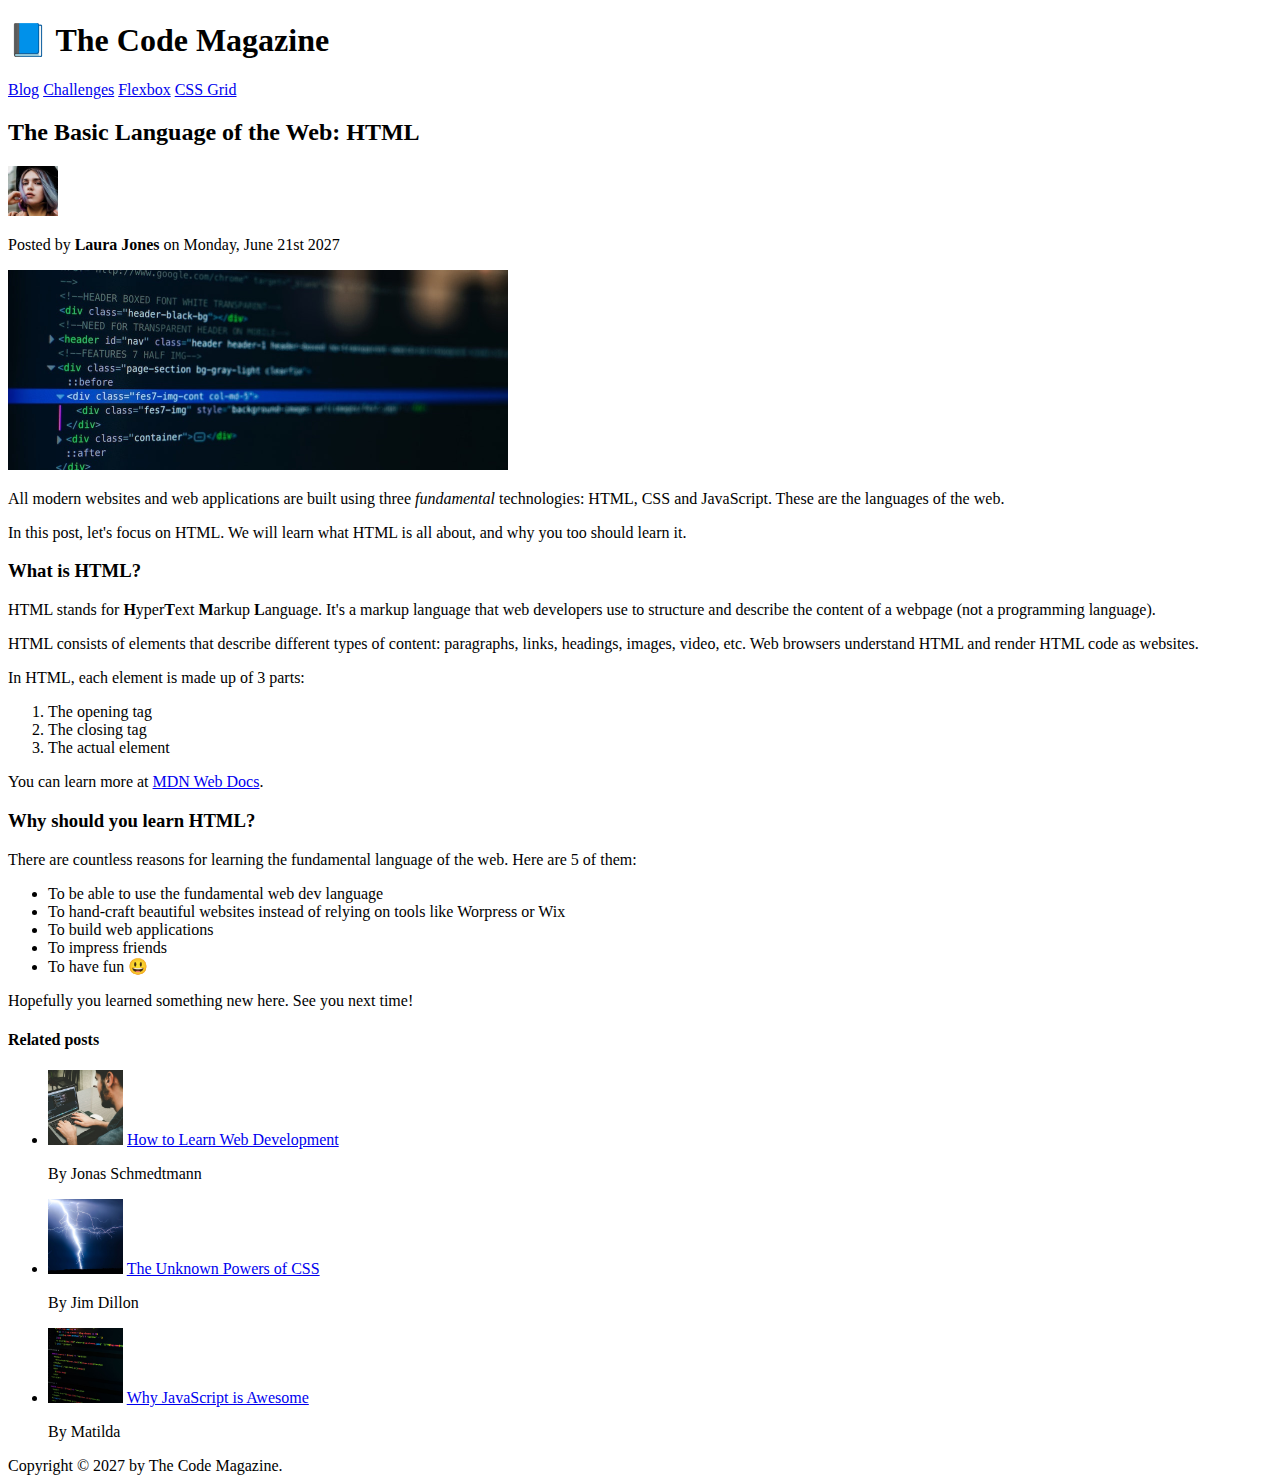
<file: final/02-HTML-Fundamentals/index.html>
<!DOCTYPE html>
<html lang="en">
  <head>
    <meta charset="UTF-8" />
    <title>The Basic Language of the Web: HTML</title>
  </head>

  <body>
    <!--
    <h1>The Basic Language of the Web: HTML</h1>
    <h2>The Basic Language of the Web: HTML</h2>
    <h3>The Basic Language of the Web: HTML</h3>
    <h4>The Basic Language of the Web: HTML</h4>
    <h5>The Basic Language of the Web: HTML</h5>
    <h6>The Basic Language of the Web: HTML</h6>
    -->

    <header>
      <h1>📘 The Code Magazine</h1>

      <nav>
        <a href="blog.html">Blog</a>
        <a href="#">Challenges</a>
        <a href="#">Flexbox</a>
        <a href="#">CSS Grid</a>
      </nav>
    </header>

    <article>
      <header>
        <h2>The Basic Language of the Web: HTML</h2>

        <img
          src="img/laura-jones.jpg"
          alt="Headshot of Laura Jones"
          height="50"
          width="50"
        />

        <p>Posted by <strong>Laura Jones</strong> on Monday, June 21st 2027</p>

        <img
          src="img/post-img.jpg"
          alt="HTML code on a screen"
          width="500"
          height="200"
        />
      </header>

      <p>
        All modern websites and web applications are built using three
        <em>fundamental</em>
        technologies: HTML, CSS and JavaScript. These are the languages of the
        web.
      </p>

      <p>
        In this post, let's focus on HTML. We will learn what HTML is all about,
        and why you too should learn it.
      </p>

      <h3>What is HTML?</h3>
      <p>
        HTML stands for <strong>H</strong>yper<strong>T</strong>ext
        <strong>M</strong>arkup <strong>L</strong>anguage. It's a markup
        language that web developers use to structure and describe the content
        of a webpage (not a programming language).
      </p>
      <p>
        HTML consists of elements that describe different types of content:
        paragraphs, links, headings, images, video, etc. Web browsers understand
        HTML and render HTML code as websites.
      </p>
      <p>In HTML, each element is made up of 3 parts:</p>

      <ol>
        <li>The opening tag</li>
        <li>The closing tag</li>
        <li>The actual element</li>
      </ol>

      <p>
        You can learn more at
        <a
          href="https://developer.mozilla.org/en-US/docs/Web/HTML"
          target="_blank"
          >MDN Web Docs</a
        >.
      </p>

      <h3>Why should you learn HTML?</h3>

      <p>
        There are countless reasons for learning the fundamental language of the
        web. Here are 5 of them:
      </p>

      <ul>
        <li>To be able to use the fundamental web dev language</li>
        <li>
          To hand-craft beautiful websites instead of relying on tools like
          Worpress or Wix
        </li>
        <li>To build web applications</li>
        <li>To impress friends</li>
        <li>To have fun 😃</li>
      </ul>

      <p>Hopefully you learned something new here. See you next time!</p>
    </article>

    <aside>
      <h4>Related posts</h4>

      <ul>
        <li>
          <img
            src="img/related-1.jpg"
            alt="Person programming"
            width="75"
            width="75"
          />
          <a href="#">How to Learn Web Development</a>
          <p>By Jonas Schmedtmann</p>
        </li>
        <li>
          <img src="img/related-2.jpg" alt="Lightning" width="75" heigth="75" />
          <a href="#">The Unknown Powers of CSS</a>
          <p>By Jim Dillon</p>
        </li>
        <li>
          <img
            src="img/related-3.jpg"
            alt="JavaScript code on a screen"
            width="75"
            height="75"
          />
          <a href="#">Why JavaScript is Awesome</a>
          <p>By Matilda</p>
        </li>
      </ul>
    </aside>

    <footer>Copyright &copy; 2027 by The Code Magazine.</footer>
  </body>
</html>
</file>
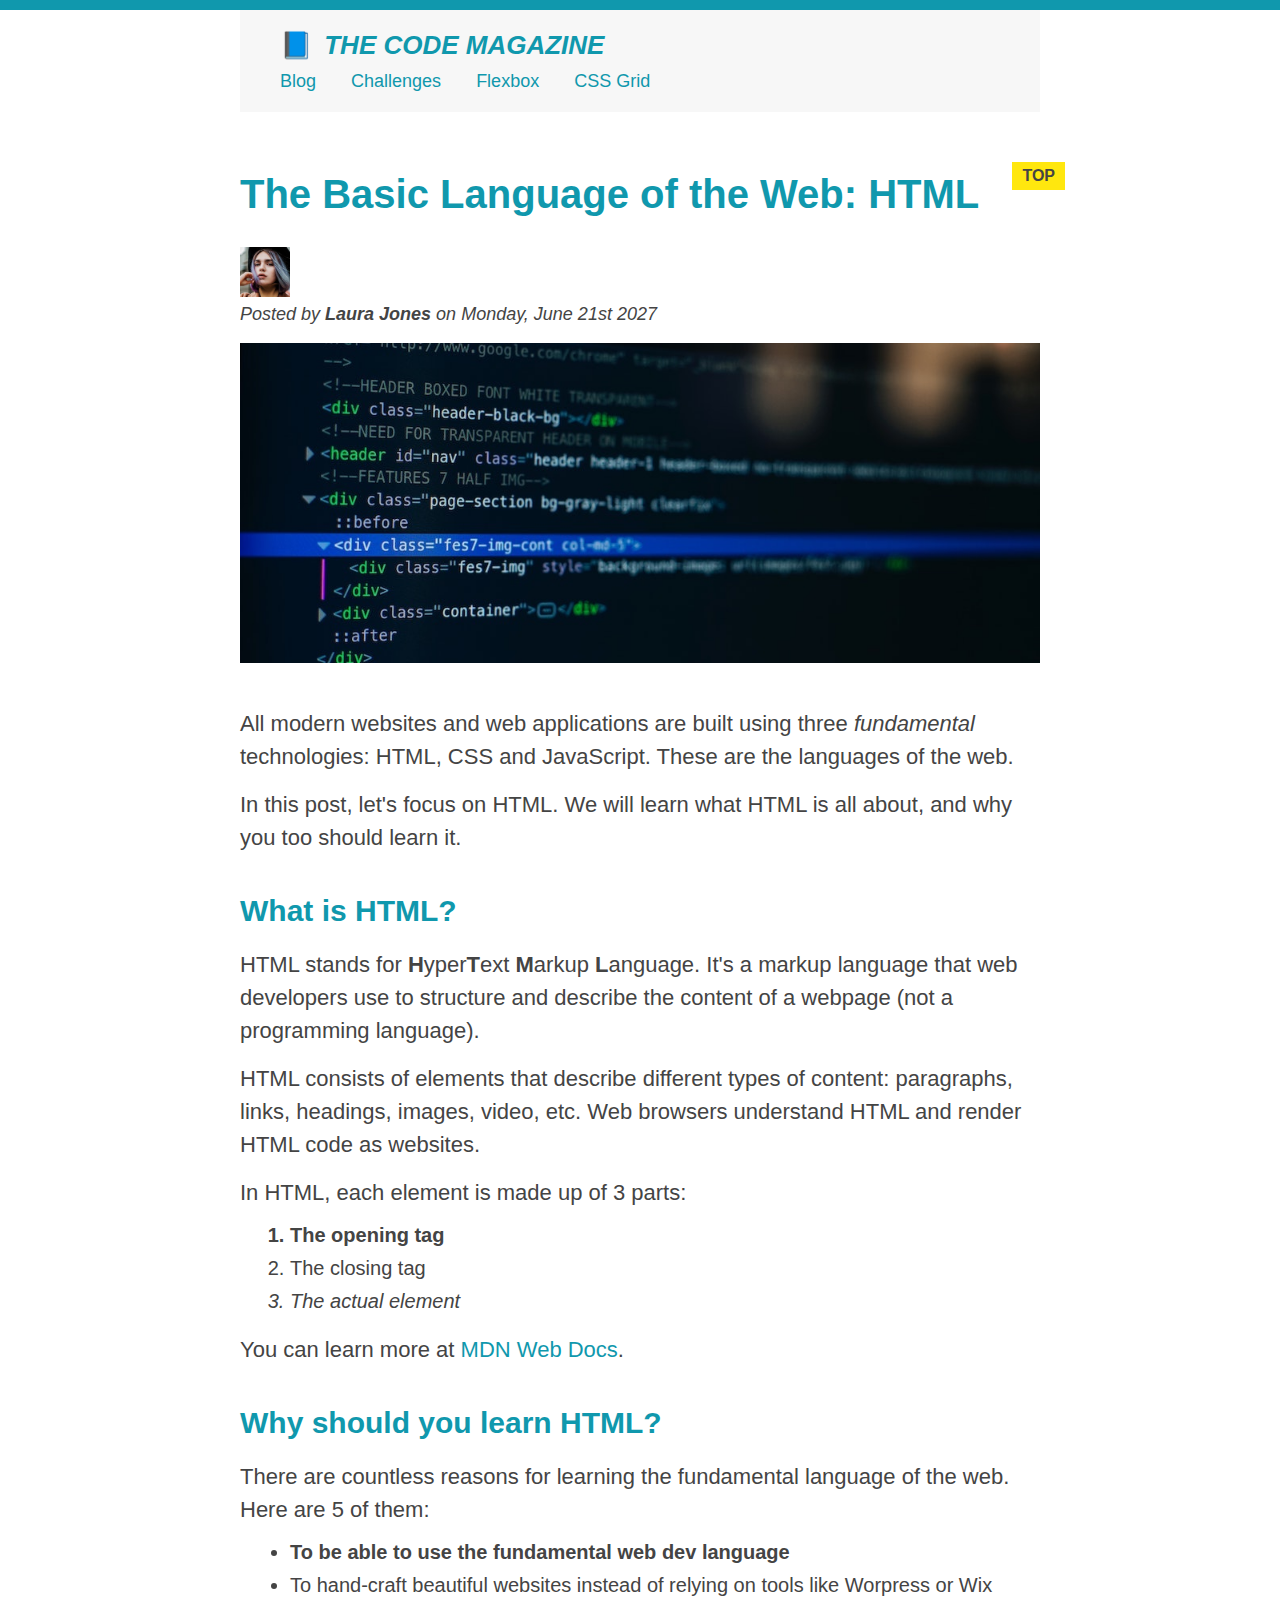
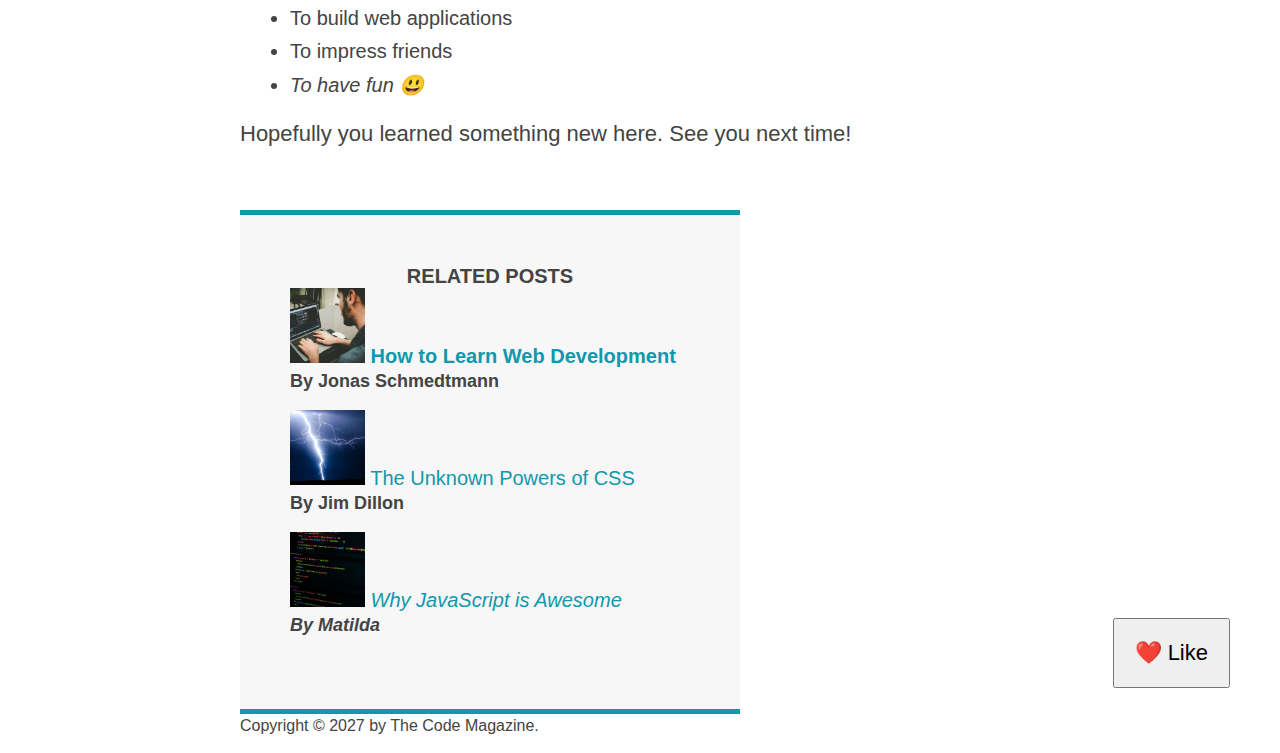
<file: final/03-CSS-Fundamentals/index.html>
<!DOCTYPE html>
<html lang="en">
  <head>
    <meta charset="UTF-8" />
    <link href="style.css" rel="stylesheet" />

    <title>The Basic Language of the Web: HTML</title>
  </head>

  <body>
    <!--
    <h1>The Basic Language of the Web: HTML</h1>
    <h2>The Basic Language of the Web: HTML</h2>
    <h3>The Basic Language of the Web: HTML</h3>
    <h4>The Basic Language of the Web: HTML</h4>
    <h5>The Basic Language of the Web: HTML</h5>
    <h6>The Basic Language of the Web: HTML</h6>
    -->

    <div class="container">
      <header class="main-header">
        <h1>📘 The Code Magazine</h1>

        <nav>
          <!-- <strong>This is the navigation</strong> -->
          <a href="blog.html">Blog</a>
          <a href="#">Challenges</a>
          <a href="#">Flexbox</a>
          <a href="#">CSS Grid</a>
        </nav>
      </header>

      <article>
        <header class="post-header">
          <h2>The Basic Language of the Web: HTML</h2>

          <img
            src="img/laura-jones.jpg"
            alt="Headshot of Laura Jones"
            height="50"
            width="50"
          />

          <p id="author">
            Posted by <strong>Laura Jones</strong> on Monday, June 21st 2027
          </p>

          <img
            src="img/post-img.jpg"
            alt="HTML code on a screen"
            width="500"
            height="200"
            class="post-img"
          />
          <button>❤️ Like</button>
        </header>

        <p>
          All modern websites and web applications are built using three
          <em>fundamental</em>
          technologies: HTML, CSS and JavaScript. These are the languages of the
          web.
        </p>

        <p>
          In this post, let's focus on HTML. We will learn what HTML is all
          about, and why you too should learn it.
        </p>

        <h3>What is HTML?</h3>
        <p>
          HTML stands for <strong>H</strong>yper<strong>T</strong>ext
          <strong>M</strong>arkup <strong>L</strong>anguage. It's a markup
          language that web developers use to structure and describe the content
          of a webpage (not a programming language).
        </p>
        <p>
          HTML consists of elements that describe different types of content:
          paragraphs, links, headings, images, video, etc. Web browsers
          understand HTML and render HTML code as websites.
        </p>
        <p>In HTML, each element is made up of 3 parts:</p>

        <ol>
          <li class="first-li">The opening tag</li>
          <li>The closing tag</li>
          <li>The actual element</li>
        </ol>

        <p>
          You can learn more at
          <a
            href="https://developer.mozilla.org/en-US/docs/Web/HTML"
            target="_blank"
            >MDN Web Docs</a
          >.
        </p>

        <h3>Why should you learn HTML?</h3>

        <p>
          There are countless reasons for learning the fundamental language of
          the web. Here are 5 of them:
        </p>

        <ul>
          <li class="first-li">
            To be able to use the fundamental web dev language
          </li>
          <li>
            To hand-craft beautiful websites instead of relying on tools like
            Worpress or Wix
          </li>
          <li>To build web applications</li>
          <li>To impress friends</li>
          <li>To have fun 😃</li>
        </ul>

        <p>Hopefully you learned something new here. See you next time!</p>
      </article>

      <aside>
        <h4>Related posts</h4>

        <ul class="related">
          <li>
            <img
              src="img/related-1.jpg"
              alt="Person programming"
              width="75"
              height="75"
            />
            <a href="#">How to Learn Web Development</a>
            <p class="related-author">By Jonas Schmedtmann</p>
          </li>
          <li>
            <img
              src="img/related-2.jpg"
              alt="Lightning"
              width="75"
              height="75"
            />
            <a href="#">The Unknown Powers of CSS</a>
            <p class="related-author">By Jim Dillon</p>
          </li>
          <li>
            <img
              src="img/related-3.jpg"
              alt="JavaScript code on a screen"
              width="75"
              height="75"
            />
            <a href="#">Why JavaScript is Awesome</a>
            <p class="related-author">By Matilda</p>
          </li>
        </ul>
      </aside>

      <footer>
        <p id="copyright" class="copyright text">
          Copyright &copy; 2027 by The Code Magazine.
        </p>
      </footer>
    </div>
  </body>
</html>
</file>
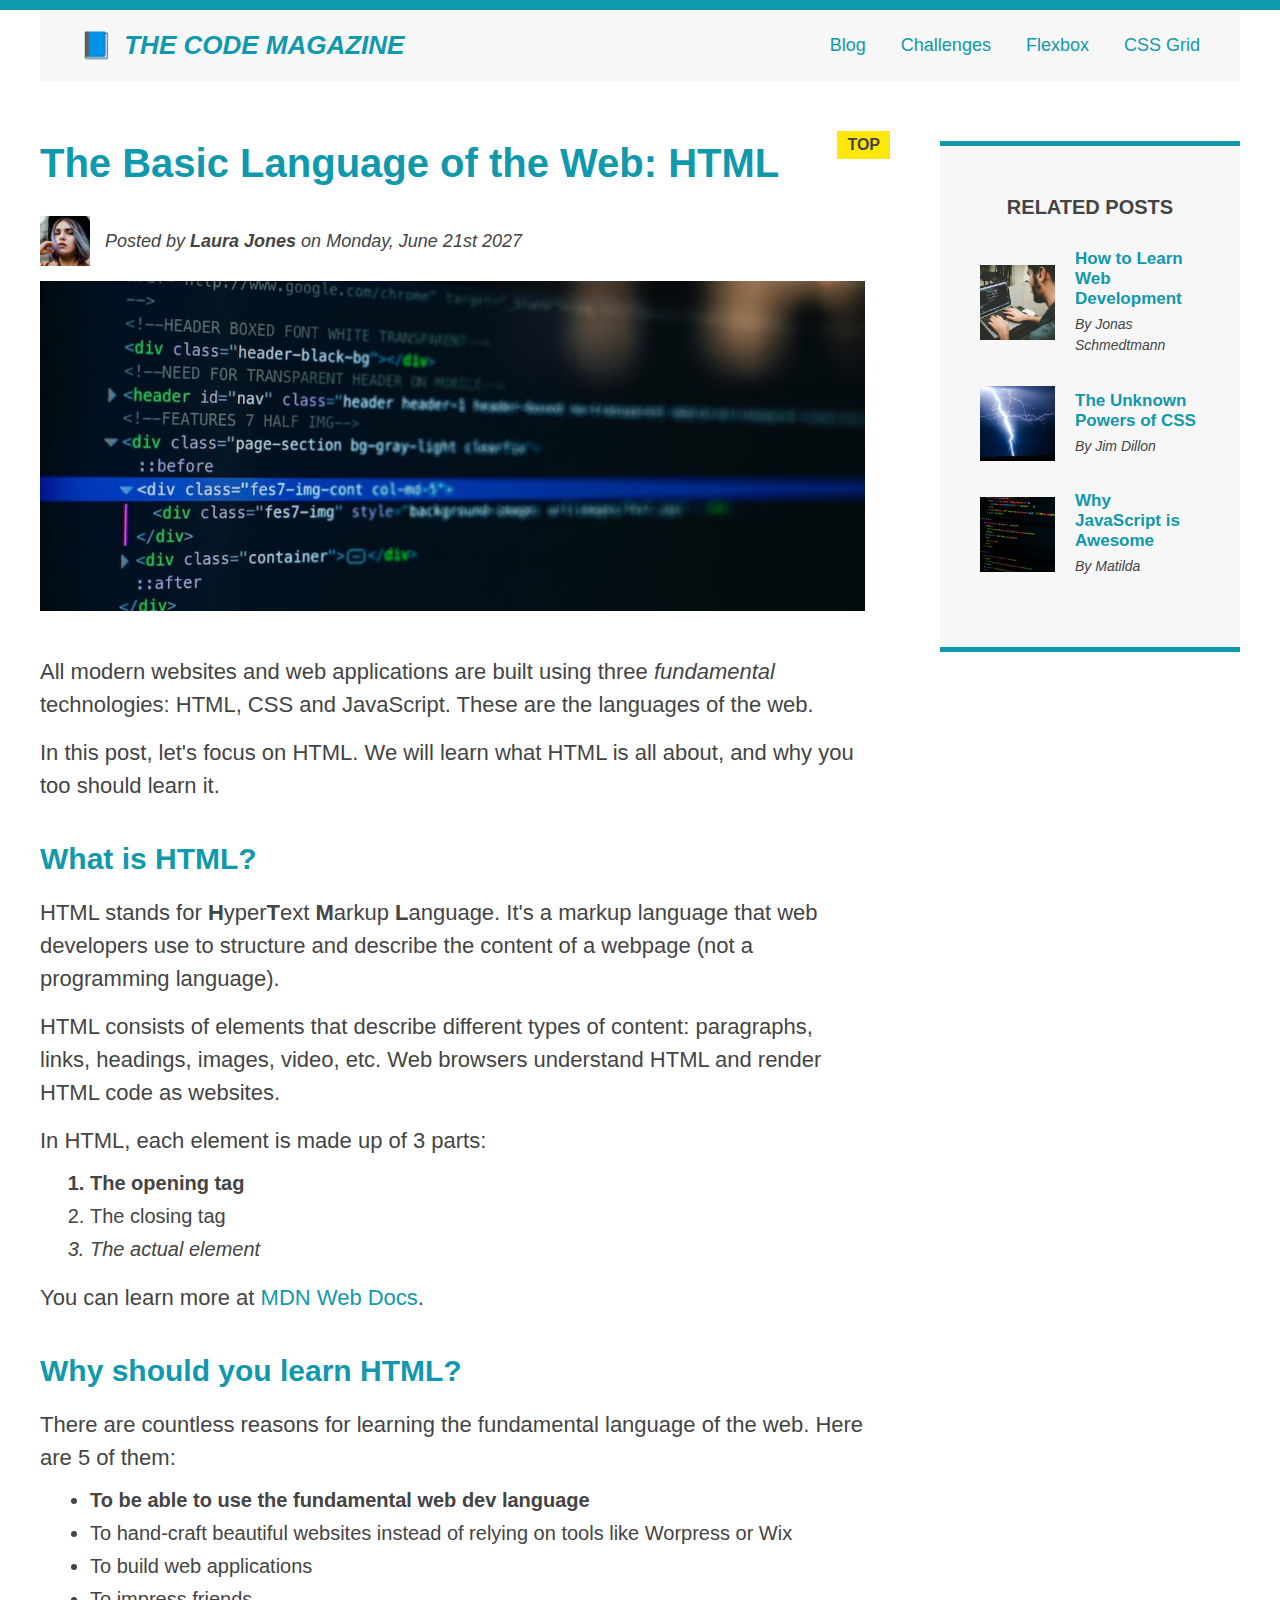
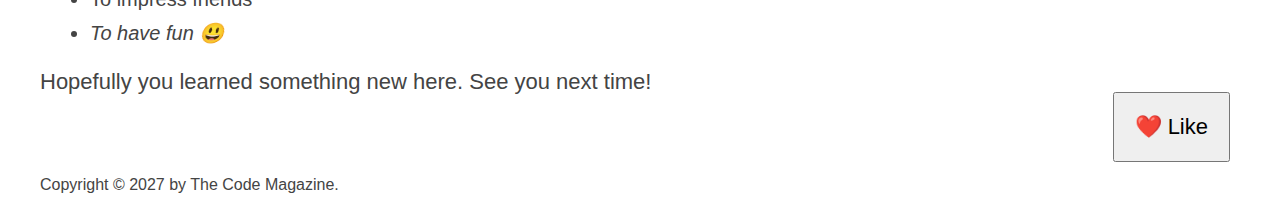
<file: final/04-CSS-Layouts/index.html>
<!DOCTYPE html>
<html lang="en">
  <head>
    <meta charset="UTF-8" />
    <link href="style.css" rel="stylesheet" />

    <title>The Basic Language of the Web: HTML</title>
  </head>

  <body>
    <!--
    <h1>The Basic Language of the Web: HTML</h1>
    <h2>The Basic Language of the Web: HTML</h2>
    <h3>The Basic Language of the Web: HTML</h3>
    <h4>The Basic Language of the Web: HTML</h4>
    <h5>The Basic Language of the Web: HTML</h5>
    <h6>The Basic Language of the Web: HTML</h6>
    -->

    <div class="container">
      <header class="main-header clearfix">
        <h1>📘 The Code Magazine</h1>

        <nav>
          <!-- <strong>This is the navigation</strong> -->
          <a href="blog.html">Blog</a>
          <a href="#">Challenges</a>
          <a href="flexbox.html">Flexbox</a>
          <a href="css-grid.html">CSS Grid</a>
        </nav>

        <!-- <div class="clear"></div> -->
      </header>

      <!-- ONLY NECESSARY FOR FLEXBOX -->
      <!-- <div class="row"> -->
      <article>
        <header class="post-header">
          <h2>The Basic Language of the Web: HTML</h2>

          <div class="author-box">
            <img
              src="img/laura-jones.jpg"
              alt="Headshot of Laura Jones"
              height="50"
              width="50"
              class="author-img"
            />

            <p id="author" class="author">
              Posted by <strong>Laura Jones</strong> on Monday, June 21st 2027
            </p>
          </div>

          <img
            src="img/post-img.jpg"
            alt="HTML code on a screen"
            width="500"
            height="200"
            class="post-img"
          />
          <button>❤️ Like</button>
        </header>

        <p>
          All modern websites and web applications are built using three
          <em>fundamental</em>
          technologies: HTML, CSS and JavaScript. These are the languages of the
          web.
        </p>

        <p>
          In this post, let's focus on HTML. We will learn what HTML is all
          about, and why you too should learn it.
        </p>

        <h3>What is HTML?</h3>
        <p>
          HTML stands for <strong>H</strong>yper<strong>T</strong>ext
          <strong>M</strong>arkup <strong>L</strong>anguage. It's a markup
          language that web developers use to structure and describe the content
          of a webpage (not a programming language).
        </p>
        <p>
          HTML consists of elements that describe different types of content:
          paragraphs, links, headings, images, video, etc. Web browsers
          understand HTML and render HTML code as websites.
        </p>
        <p>In HTML, each element is made up of 3 parts:</p>

        <ol>
          <li class="first-li">The opening tag</li>
          <li>The closing tag</li>
          <li>The actual element</li>
        </ol>

        <p>
          You can learn more at
          <a
            href="https://developer.mozilla.org/en-US/docs/Web/HTML"
            target="_blank"
            >MDN Web Docs</a
          >.
        </p>

        <h3>Why should you learn HTML?</h3>

        <p>
          There are countless reasons for learning the fundamental language of
          the web. Here are 5 of them:
        </p>

        <ul>
          <li class="first-li">
            To be able to use the fundamental web dev language
          </li>
          <li>
            To hand-craft beautiful websites instead of relying on tools like
            Worpress or Wix
          </li>
          <li>To build web applications</li>
          <li>To impress friends</li>
          <li>To have fun 😃</li>
        </ul>

        <p>Hopefully you learned something new here. See you next time!</p>
      </article>

      <aside>
        <h4>Related posts</h4>

        <ul class="related">
          <li class="related-post">
            <img
              src="img/related-1.jpg"
              alt="Person programming"
              width="75"
              height="75"
            />
            <div>
              <a href="#" class="related-link">How to Learn Web Development</a>
              <p class="related-author">By Jonas Schmedtmann</p>
            </div>
          </li>
          <li class="related-post">
            <img
              src="img/related-2.jpg"
              alt="Lightning"
              width="75"
              height="75"
            />
            <div>
              <a href="#" class="related-link">The Unknown Powers of CSS</a>
              <p class="related-author">By Jim Dillon</p>
            </div>
          </li>
          <li class="related-post">
            <img
              src="img/related-3.jpg"
              alt="JavaScript code on a screen"
              width="75"
              height="75"
            />
            <div>
              <a href="#" class="related-link">Why JavaScript is Awesome</a>
              <p class="related-author">By Matilda</p>
            </div>
          </li>
        </ul>
      </aside>
      <!-- </div> -->

      <footer>
        <p id="copyright" class="copyright text">
          Copyright &copy; 2027 by The Code Magazine.
        </p>
      </footer>
    </div>
  </body>
</html>
</file>
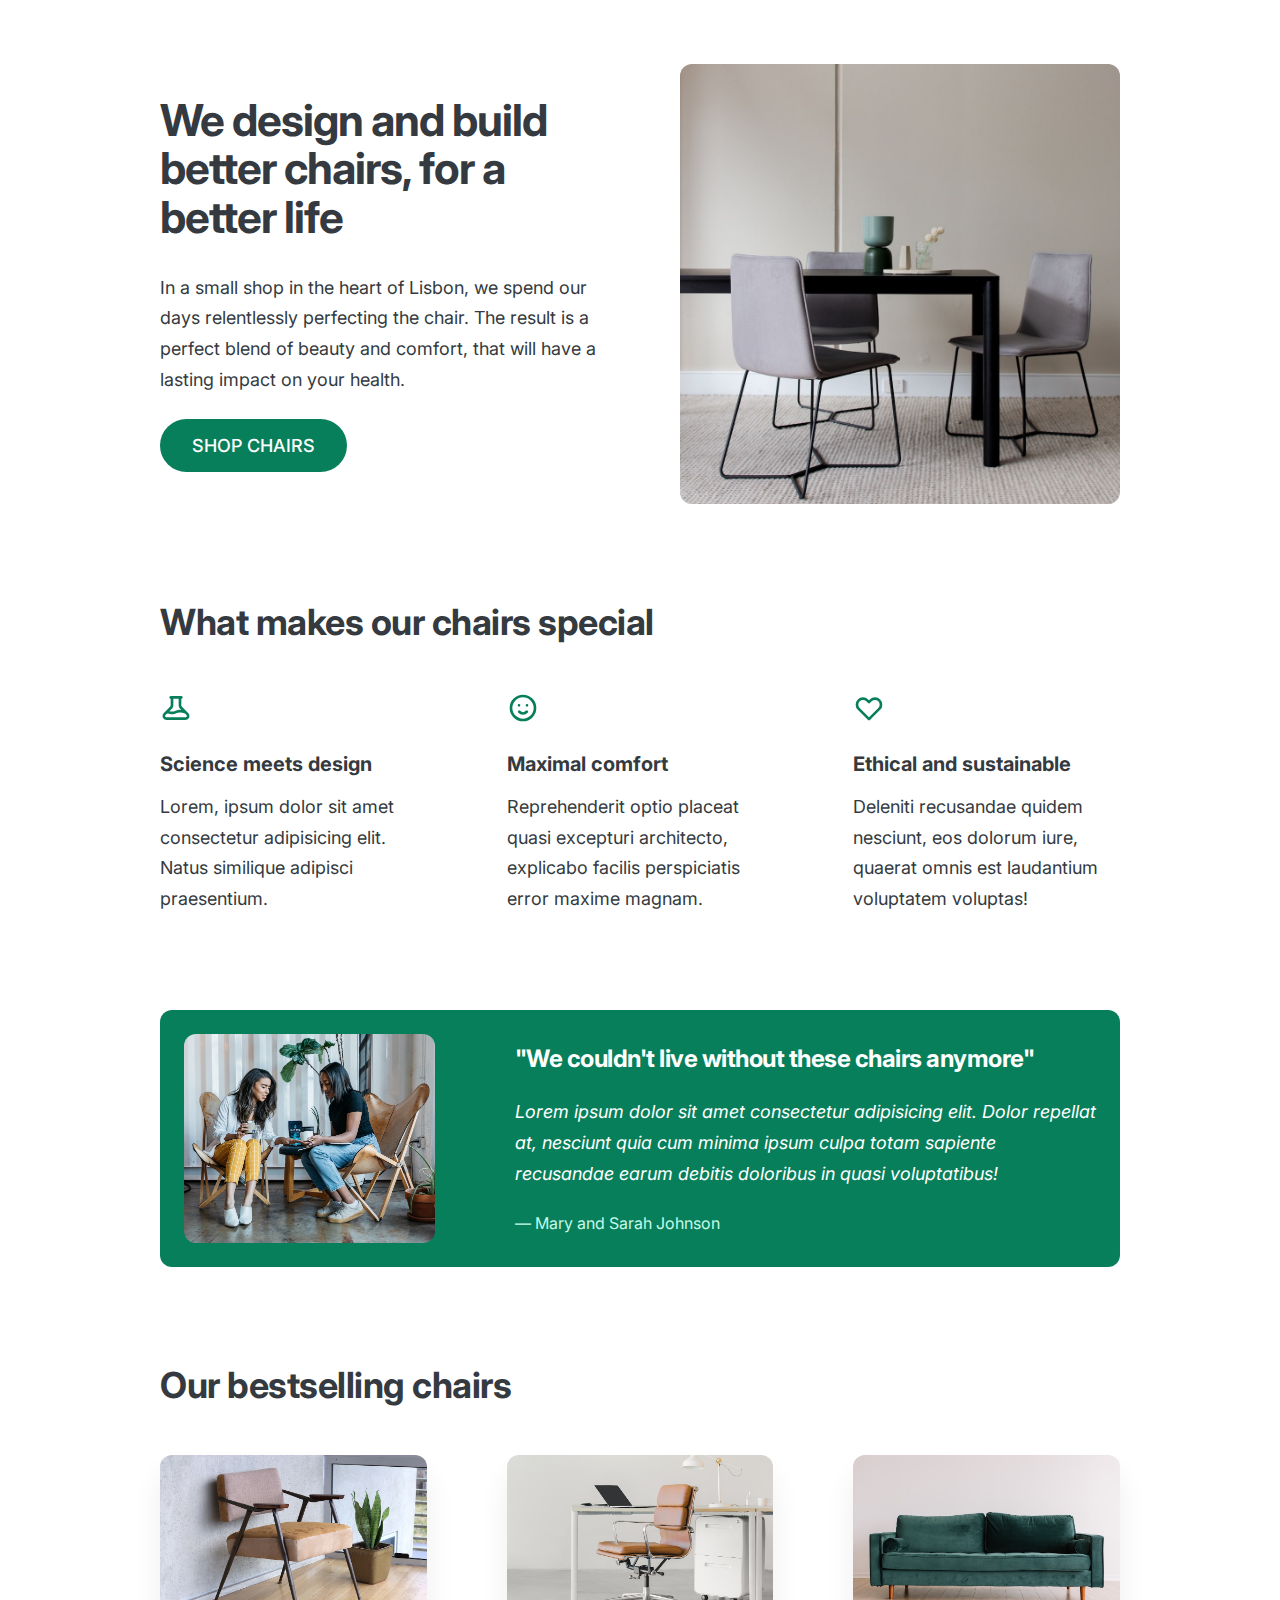
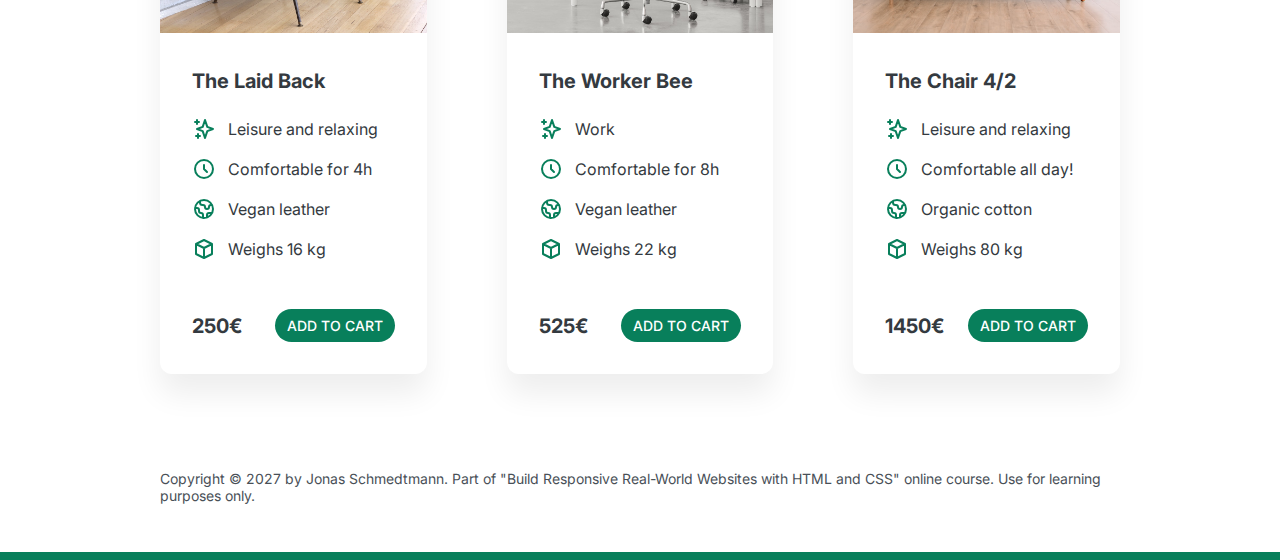
<file: final/05-Design/index.html>
<!DOCTYPE html>
<html lang="en">
  <head>
    <meta charset="UTF-8" />
    <meta http-equiv="X-UA-Compatible" content="IE=edge" />
    <meta name="viewport" content="width=device-width, initial-scale=1.0" />

    <link rel="preconnect" href="https://fonts.gstatic.com" />
    <link
      href="https://fonts.googleapis.com/css2?family=Inter:wght@400;500;700&display=swap"
      rel="stylesheet"
    />

    <link rel="stylesheet" href="style.css" />
    <title>Lisbon Chair Shop</title>
  </head>
  <body>
    <div class="container">
      <header>
        <div class="header-text-box">
          <h1>We design and build better chairs, for a better life</h1>
          <p class="header-text">
            In a small shop in the heart of Lisbon, we spend our days
            relentlessly perfecting the chair. The result is a perfect blend of
            beauty and comfort, that will have a lasting impact on your health.
          </p>
          <a class="btn btn--big" href="#">Shop chairs</a>
        </div>
        <img src="hero.jpg" alt="Photo" />
      </header>

      <section>
        <h2>What makes our chairs special</h2>
        <div class="grid-3-cols">
          <div>
            <svg
              xmlns="http://www.w3.org/2000/svg"
              class="features-icon"
              fill="none"
              viewBox="0 0 24 24"
              stroke="currentColor"
            >
              <path
                stroke-linecap="round"
                stroke-linejoin="round"
                stroke-width="2"
                d="M19.428 15.428a2 2 0 00-1.022-.547l-2.387-.477a6 6 0 00-3.86.517l-.318.158a6 6 0 01-3.86.517L6.05 15.21a2 2 0 00-1.806.547M8 4h8l-1 1v5.172a2 2 0 00.586 1.414l5 5c1.26 1.26.367 3.414-1.415 3.414H4.828c-1.782 0-2.674-2.154-1.414-3.414l5-5A2 2 0 009 10.172V5L8 4z"
              />
            </svg>
            <p class="features-title"><strong>Science meets design</strong></p>
            <p class="features-text">
              Lorem, ipsum dolor sit amet consectetur adipisicing elit. Natus
              similique adipisci praesentium.
            </p>
          </div>

          <div>
            <svg
              xmlns="http://www.w3.org/2000/svg"
              class="features-icon"
              fill="none"
              viewBox="0 0 24 24"
              stroke="currentColor"
            >
              <path
                stroke-linecap="round"
                stroke-linejoin="round"
                stroke-width="2"
                d="M14.828 14.828a4 4 0 01-5.656 0M9 10h.01M15 10h.01M21 12a9 9 0 11-18 0 9 9 0 0118 0z"
              />
            </svg>
            <p class="features-title">
              <strong>Maximal comfort</strong>
            </p>
            <p class="features-text">
              Reprehenderit optio placeat quasi excepturi architecto, explicabo
              facilis perspiciatis error maxime magnam.
            </p>
          </div>

          <div>
            <svg
              xmlns="http://www.w3.org/2000/svg"
              class="features-icon"
              fill="none"
              viewBox="0 0 24 24"
              stroke="currentColor"
            >
              <path
                stroke-linecap="round"
                stroke-linejoin="round"
                stroke-width="2"
                d="M4.318 6.318a4.5 4.5 0 000 6.364L12 20.364l7.682-7.682a4.5 4.5 0 00-6.364-6.364L12 7.636l-1.318-1.318a4.5 4.5 0 00-6.364 0z"
              />
            </svg>
            <p class="features-title">
              <strong>Ethical and sustainable</strong>
            </p>
            <p class="features-text">
              Deleniti recusandae quidem nesciunt, eos dolorum iure, quaerat
              omnis est laudantium voluptatem voluptas!
            </p>
          </div>
        </div>
      </section>

      <section class="testimonial-section">
        <div class="grid-3-cols">
          <img src="customers.jpg" alt="People sitting on chairs" />
          <div class="testimonial-box">
            <h2>"We couldn't live without these chairs anymore"</h2>
            <blockquote class="testimonial-text">
              Lorem ipsum dolor sit amet consectetur adipisicing elit. Dolor
              repellat at, nesciunt quia cum minima ipsum culpa totam sapiente
              recusandae earum debitis doloribus in quasi voluptatibus!
            </blockquote>
            <p class="testimonial-author">&mdash; Mary and Sarah Johnson</p>
          </div>
        </div>
      </section>

      <section>
        <h2>Our bestselling chairs</h2>
        <div class="grid-3-cols">
          <figure class="chair">
            <img src="chair-1.jpg" alt="Chair" />
            <div class="chair-box">
              <h3>The Laid Back</h3>
              <ul class="chair-details">
                <li>
                  <svg
                    xmlns="http://www.w3.org/2000/svg"
                    class="chair-icon"
                    fill="none"
                    viewBox="0 0 24 24"
                    stroke="currentColor"
                  >
                    <path
                      stroke-linecap="round"
                      stroke-linejoin="round"
                      stroke-width="2"
                      d="M5 3v4M3 5h4M6 17v4m-2-2h4m5-16l2.286 6.857L21 12l-5.714 2.143L13 21l-2.286-6.857L5 12l5.714-2.143L13 3z"
                    />
                  </svg>
                  <!-- Span is a generic INLINE text element, it doesn't have any meaning. It's like a div element, but inline -->
                  <span>Leisure and relaxing</span>
                </li>
                <li>
                  <svg
                    xmlns="http://www.w3.org/2000/svg"
                    class="chair-icon"
                    fill="none"
                    viewBox="0 0 24 24"
                    stroke="currentColor"
                  >
                    <path
                      stroke-linecap="round"
                      stroke-linejoin="round"
                      stroke-width="2"
                      d="M12 8v4l3 3m6-3a9 9 0 11-18 0 9 9 0 0118 0z"
                    />
                  </svg>
                  <span>Comfortable for 4h</span>
                </li>
                <li>
                  <svg
                    xmlns="http://www.w3.org/2000/svg"
                    class="chair-icon"
                    fill="none"
                    viewBox="0 0 24 24"
                    stroke="currentColor"
                  >
                    <path
                      stroke-linecap="round"
                      stroke-linejoin="round"
                      stroke-width="2"
                      d="M3.055 11H5a2 2 0 012 2v1a2 2 0 002 2 2 2 0 012 2v2.945M8 3.935V5.5A2.5 2.5 0 0010.5 8h.5a2 2 0 012 2 2 2 0 104 0 2 2 0 012-2h1.064M15 20.488V18a2 2 0 012-2h3.064M21 12a9 9 0 11-18 0 9 9 0 0118 0z"
                    />
                  </svg>
                  <span>Vegan leather</span>
                </li>
                <li>
                  <svg
                    xmlns="http://www.w3.org/2000/svg"
                    class="chair-icon"
                    fill="none"
                    viewBox="0 0 24 24"
                    stroke="currentColor"
                  >
                    <path
                      stroke-linecap="round"
                      stroke-linejoin="round"
                      stroke-width="2"
                      d="M20 7l-8-4-8 4m16 0l-8 4m8-4v10l-8 4m0-10L4 7m8 4v10M4 7v10l8 4"
                    />
                  </svg>
                  <span>Weighs 16 kg</span>
                </li>
              </ul>
              <div class="chair-price">
                <strong>250€</strong>
                <a href="#" class="btn btn--small">Add to cart</a>
              </div>
            </div>
          </figure>

          <figure class="chair">
            <img src="chair-2.jpg" alt="Chair" />
            <div class="chair-box">
              <h3>The Worker Bee</h3>
              <ul class="chair-details">
                <li>
                  <svg
                    xmlns="http://www.w3.org/2000/svg"
                    class="chair-icon"
                    fill="none"
                    viewBox="0 0 24 24"
                    stroke="currentColor"
                  >
                    <path
                      stroke-linecap="round"
                      stroke-linejoin="round"
                      stroke-width="2"
                      d="M5 3v4M3 5h4M6 17v4m-2-2h4m5-16l2.286 6.857L21 12l-5.714 2.143L13 21l-2.286-6.857L5 12l5.714-2.143L13 3z"
                    />
                  </svg>
                  <span>Work</span>
                </li>
                <li>
                  <svg
                    xmlns="http://www.w3.org/2000/svg"
                    class="chair-icon"
                    fill="none"
                    viewBox="0 0 24 24"
                    stroke="currentColor"
                  >
                    <path
                      stroke-linecap="round"
                      stroke-linejoin="round"
                      stroke-width="2"
                      d="M12 8v4l3 3m6-3a9 9 0 11-18 0 9 9 0 0118 0z"
                    />
                  </svg>
                  <span>Comfortable for 8h</span>
                </li>
                <li>
                  <svg
                    xmlns="http://www.w3.org/2000/svg"
                    class="chair-icon"
                    fill="none"
                    viewBox="0 0 24 24"
                    stroke="currentColor"
                  >
                    <path
                      stroke-linecap="round"
                      stroke-linejoin="round"
                      stroke-width="2"
                      d="M3.055 11H5a2 2 0 012 2v1a2 2 0 002 2 2 2 0 012 2v2.945M8 3.935V5.5A2.5 2.5 0 0010.5 8h.5a2 2 0 012 2 2 2 0 104 0 2 2 0 012-2h1.064M15 20.488V18a2 2 0 012-2h3.064M21 12a9 9 0 11-18 0 9 9 0 0118 0z"
                    />
                  </svg>
                  <span>Vegan leather</span>
                </li>
                <li>
                  <svg
                    xmlns="http://www.w3.org/2000/svg"
                    class="chair-icon"
                    fill="none"
                    viewBox="0 0 24 24"
                    stroke="currentColor"
                  >
                    <path
                      stroke-linecap="round"
                      stroke-linejoin="round"
                      stroke-width="2"
                      d="M20 7l-8-4-8 4m16 0l-8 4m8-4v10l-8 4m0-10L4 7m8 4v10M4 7v10l8 4"
                    />
                  </svg>
                  <span>Weighs 22 kg</span>
                </li>
              </ul>
              <div class="chair-price">
                <strong>525€</strong>
                <a href="#" class="btn btn--small">Add to cart</a>
              </div>
            </div>
          </figure>

          <figure class="chair">
            <img src="chair-3.jpg" alt="Chair" />
            <div class="chair-box">
              <h3>The Chair 4/2</h3>
              <ul class="chair-details">
                <li>
                  <svg
                    xmlns="http://www.w3.org/2000/svg"
                    class="chair-icon"
                    fill="none"
                    viewBox="0 0 24 24"
                    stroke="currentColor"
                  >
                    <path
                      stroke-linecap="round"
                      stroke-linejoin="round"
                      stroke-width="2"
                      d="M5 3v4M3 5h4M6 17v4m-2-2h4m5-16l2.286 6.857L21 12l-5.714 2.143L13 21l-2.286-6.857L5 12l5.714-2.143L13 3z"
                    />
                  </svg>
                  <span>Leisure and relaxing</span>
                </li>
                <li>
                  <svg
                    xmlns="http://www.w3.org/2000/svg"
                    class="chair-icon"
                    fill="none"
                    viewBox="0 0 24 24"
                    stroke="currentColor"
                  >
                    <path
                      stroke-linecap="round"
                      stroke-linejoin="round"
                      stroke-width="2"
                      d="M12 8v4l3 3m6-3a9 9 0 11-18 0 9 9 0 0118 0z"
                    />
                  </svg>
                  <span>Comfortable all day!</span>
                </li>
                <li>
                  <svg
                    xmlns="http://www.w3.org/2000/svg"
                    class="chair-icon"
                    fill="none"
                    viewBox="0 0 24 24"
                    stroke="currentColor"
                  >
                    <path
                      stroke-linecap="round"
                      stroke-linejoin="round"
                      stroke-width="2"
                      d="M3.055 11H5a2 2 0 012 2v1a2 2 0 002 2 2 2 0 012 2v2.945M8 3.935V5.5A2.5 2.5 0 0010.5 8h.5a2 2 0 012 2 2 2 0 104 0 2 2 0 012-2h1.064M15 20.488V18a2 2 0 012-2h3.064M21 12a9 9 0 11-18 0 9 9 0 0118 0z"
                    />
                  </svg>
                  <span>Organic cotton</span>
                </li>
                <li>
                  <svg
                    xmlns="http://www.w3.org/2000/svg"
                    class="chair-icon"
                    fill="none"
                    viewBox="0 0 24 24"
                    stroke="currentColor"
                  >
                    <path
                      stroke-linecap="round"
                      stroke-linejoin="round"
                      stroke-width="2"
                      d="M20 7l-8-4-8 4m16 0l-8 4m8-4v10l-8 4m0-10L4 7m8 4v10M4 7v10l8 4"
                    />
                  </svg>
                  <span>Weighs 80 kg</span>
                </li>
              </ul>
              <div class="chair-price">
                <strong>1450€</strong>
                <a href="#" class="btn btn--small">Add to cart</a>
              </div>
            </div>
          </figure>
        </div>
      </section>

      <footer>
        Copyright &copy; 2027 by Jonas Schmedtmann. Part of "Build Responsive
        Real-World Websites with HTML and CSS" online course. Use for learning
        purposes only.
      </footer>
    </div>
  </body>
</html>
</file>
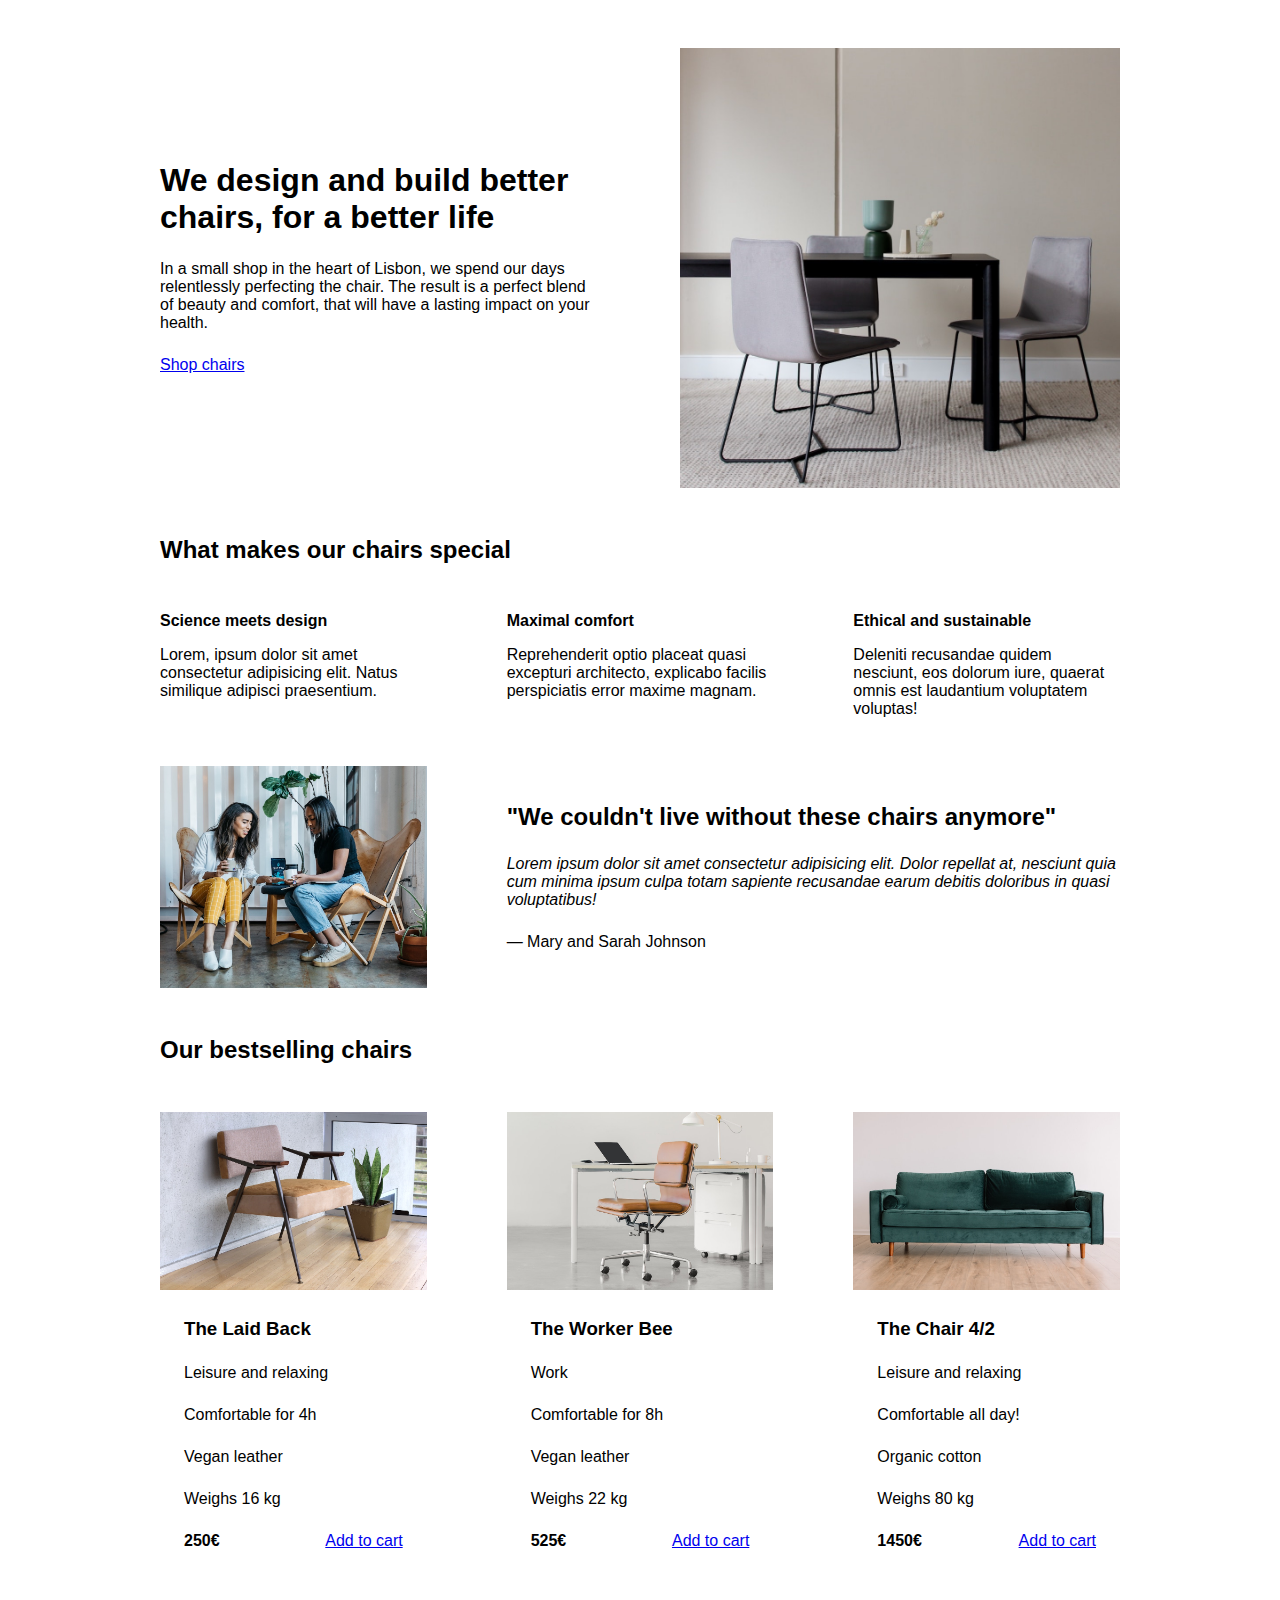
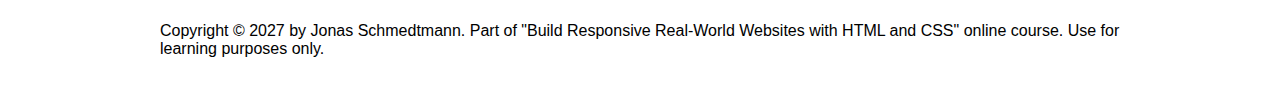
<file: starter/05-Design/index.html>
<!DOCTYPE html>
<html lang="en">
  <head>
    <meta charset="UTF-8" />
    <meta http-equiv="X-UA-Compatible" content="IE=edge" />
    <meta name="viewport" content="width=device-width, initial-scale=1.0" />

    <link rel="stylesheet" href="style.css" />
    <title>Lisbon Chair Shop</title>
  </head>
  <body>
    <div class="container">
      <header>
        <div class="header-text-box">
          <h1>We design and build better chairs, for a better life</h1>
          <p class="header-text">
            In a small shop in the heart of Lisbon, we spend our days
            relentlessly perfecting the chair. The result is a perfect blend of
            beauty and comfort, that will have a lasting impact on your health.
          </p>
          <a class="btn btn--big" href="#">Shop chairs</a>
        </div>
        <img src="hero.jpg" alt="Photo" />
      </header>

      <section>
        <h2>What makes our chairs special</h2>
        <div class="grid-3-cols">
          <div>
            <p class="features-title"><strong>Science meets design</strong></p>
            <p class="features-text">
              Lorem, ipsum dolor sit amet consectetur adipisicing elit. Natus
              similique adipisci praesentium.
            </p>
          </div>

          <div>
            <p class="features-title">
              <strong>Maximal comfort</strong>
            </p>
            <p class="features-text">
              Reprehenderit optio placeat quasi excepturi architecto, explicabo
              facilis perspiciatis error maxime magnam.
            </p>
          </div>

          <div>
            <p class="features-title">
              <strong>Ethical and sustainable</strong>
            </p>
            <p class="features-text">
              Deleniti recusandae quidem nesciunt, eos dolorum iure, quaerat
              omnis est laudantium voluptatem voluptas!
            </p>
          </div>
        </div>
      </section>

      <section class="testimonial-section">
        <div class="grid-3-cols">
          <img src="customers.jpg" alt="People sitting on chairs" />
          <div class="testimonial-box">
            <h2>"We couldn't live without these chairs anymore"</h2>
            <blockquote class="testimonial-text">
              Lorem ipsum dolor sit amet consectetur adipisicing elit. Dolor
              repellat at, nesciunt quia cum minima ipsum culpa totam sapiente
              recusandae earum debitis doloribus in quasi voluptatibus!
            </blockquote>
            <p class="testimonial-author">&mdash; Mary and Sarah Johnson</p>
          </div>
        </div>
      </section>

      <section>
        <h2>Our bestselling chairs</h2>
        <div class="grid-3-cols">
          <figure class="chair">
            <img src="chair-1.jpg" alt="Chair" />
            <div class="chair-box">
              <h3>The Laid Back</h3>
              <ul class="chair-details">
                <li>
                  <!-- Span is a generic INLINE text element, it doesn't have any meaning. It's like a div element, but inline -->
                  <span>Leisure and relaxing</span>
                </li>
                <li>
                  <span>Comfortable for 4h</span>
                </li>
                <li>
                  <span>Vegan leather</span>
                </li>
                <li>
                  <span>Weighs 16 kg</span>
                </li>
              </ul>
              <div class="chair-price">
                <strong>250€</strong>
                <a href="#" class="btn btn--small">Add to cart</a>
              </div>
            </div>
          </figure>

          <figure class="chair">
            <img src="chair-2.jpg" alt="Chair" />
            <div class="chair-box">
              <h3>The Worker Bee</h3>
              <ul class="chair-details">
                <li>
                  <span>Work</span>
                </li>
                <li>
                  <span>Comfortable for 8h</span>
                </li>
                <li>
                  <span>Vegan leather</span>
                </li>
                <li>
                  <span>Weighs 22 kg</span>
                </li>
              </ul>
              <div class="chair-price">
                <strong>525€</strong>
                <a href="#" class="btn btn--small">Add to cart</a>
              </div>
            </div>
          </figure>

          <figure class="chair">
            <img src="chair-3.jpg" alt="Chair" />
            <div class="chair-box">
              <h3>The Chair 4/2</h3>
              <ul class="chair-details">
                <li>
                  <span>Leisure and relaxing</span>
                </li>
                <li>
                  <span>Comfortable all day!</span>
                </li>
                <li>
                  <span>Organic cotton</span>
                </li>
                <li>
                  <span>Weighs 80 kg</span>
                </li>
              </ul>
              <div class="chair-price">
                <strong>1450€</strong>
                <a href="#" class="btn btn--small">Add to cart</a>
              </div>
            </div>
          </figure>
        </div>
      </section>

      <footer>
        Copyright &copy; 2027 by Jonas Schmedtmann. Part of "Build Responsive
        Real-World Websites with HTML and CSS" online course. Use for learning
        purposes only.
      </footer>
    </div>
  </body>
</html>
</file>
<file: final/03-CSS-Fundamentals/style.css>
* {
  /* border-top: 10px solid #1098ad; */
  margin: 0;
  padding: 0;
}

/* PAGE SECTIONS */
body {
  color: #444;
  font-family: sans-serif;

  border-top: 10px solid #1098ad;
  position: relative;
}

.container {
  width: 800px;
  /* margin-left: auto;
  margin-right: auto; */
  margin: 0 auto;
}

.main-header {
  background-color: #f7f7f7;
  /* padding: 20px;
  padding-left: 40px;
  padding-right: 40px; */
  padding: 20px 40px;
  margin-bottom: 60px;
  /* height: 80px; */
}

nav {
  font-size: 18px;
  /* text-align: center; */
}

article {
  margin-bottom: 60px;
}

.post-header {
  margin-bottom: 40px;
  /* position: relative; */
}

aside {
  background-color: #f7f7f7;
  border-top: 5px solid #1098ad;
  border-bottom: 5px solid #1098ad;
  /* padding-top: 50px;
  padding-bottom: 50px; */
  padding: 50px 0;
  width: 500px;
}

/* SMALLER ELEMENTS */
h1,
h2,
h3 {
  color: #1098ad;
}

h1 {
  font-size: 26px;
  text-transform: uppercase;
  font-style: italic;
}

h2 {
  font-size: 40px;
  margin-bottom: 30px;
}

h3 {
  font-size: 30px;
  margin-bottom: 20px;
  margin-top: 40px;
}

h4 {
  font-size: 20px;
  text-transform: uppercase;
  text-align: center;
}

p {
  font-size: 22px;
  line-height: 1.5;
  margin-bottom: 15px;
}

ul,
ol {
  margin-left: 50px;
  margin-bottom: 20px;
}

li {
  font-size: 20px;
  margin-bottom: 10px;
  /* display: inline; */
}

li:last-child {
  margin-bottom: 0;
}

/* footer p {
  font-size: 16px;
} */

/* article header p {
  font-style: italic;
} */

#author {
  font-style: italic;
  font-size: 18px;
}

#copyright {
  font-size: 16px;
}

.related-author {
  font-size: 18px;
  font-weight: bold;
}

/* ul {
  list-style: none;
} */

.related {
  list-style: none;
}

body {
  /* background-color: orangered; */
}

/* .first-li {
  font-weight: bold;
} */

li:first-child {
  font-weight: bold;
}

li:last-child {
  font-style: italic;
}

li:nth-child(even) {
  /* color: red; */
}

/* Misconception: this won't work! */
article p:first-child {
  color: red;
}

/* Styling links */
a:link {
  color: #1098ad;
  text-decoration: none;
}

a:visited {
  /* color: #777; */
  color: #1098ad;
}

a:hover {
  color: orangered;
  font-weight: bold;
  text-decoration: underline orangered;
}

a:active {
  background-color: black;
  font-style: italic;
}
/* LVHA */

.post-img {
  width: 100%;
  height: auto;
}

nav a:link {
  /* background-color: orangered;
  margin: 20px;
  padding: 20px;

  display: block; */

  margin-right: 30px;
  margin-top: 10px;
  display: inline-block;
}

nav a:link:last-child {
  margin-right: 0;
}

button {
  font-size: 22px;
  padding: 20px;
  cursor: pointer;

  position: absolute;
  /* top: 50px;
  left: 50px; */
  bottom: 50px;
  right: 50px;
}

h1::first-letter {
  font-style: normal;
  margin-right: 5px;
}

h3 + p::first-line {
  /* color: red; */
}

h2 {
  /* background-color: orange; */
  position: relative;
}

h2::before {
  content: "TOP";
  background-color: #ffe70e;
  color: #444;
  font-size: 16px;
  font-weight: bold;
  display: inline-block;
  padding: 5px 10px;
  position: absolute;
  top: -10px;
  right: -25px;
}

/* Resolving conflicts */
/* #copyright {
  color: red;
}

.copyright {
  color: blue;
}

.text {
  color: yellow;
}

footer p {
  color: green !important;
} */

/* nav a:link,
nav p {
  font-size: 18px;
} */
</file>
<file: final/04-CSS-Layouts/style.css>
* {
  /* border-top: 10px solid #1098ad; */
  margin: 0;
  padding: 0;
  box-sizing: border-box;
}

/* PAGE SECTIONS */
body {
  color: #444;
  font-family: sans-serif;

  border-top: 10px solid #1098ad;
  position: relative;
}

.container {
  width: 1200px;
  /* margin-left: auto;
  margin-right: auto; */
  margin: 0 auto;
}

.main-header {
  background-color: #f7f7f7;
  /* padding: 20px;
  padding-left: 40px;
  padding-right: 40px; */
  padding: 20px 40px;
  /* margin-bottom: 60px; */
  /* height: 80px; */
}

nav {
  font-size: 18px;
  /* text-align: center; */
}

article {
  /* margin-bottom: 60px; */
}

.post-header {
  margin-bottom: 40px;
  /* position: relative; */
}

aside {
  background-color: #f7f7f7;
  border-top: 5px solid #1098ad;
  border-bottom: 5px solid #1098ad;
  padding: 50px 40px;
}

/* SMALLER ELEMENTS */
h1,
h2,
h3 {
  color: #1098ad;
}

h1 {
  font-size: 26px;
  text-transform: uppercase;
  font-style: italic;
}

h2 {
  font-size: 40px;
  margin-bottom: 30px;
}

h3 {
  font-size: 30px;
  margin-bottom: 20px;
  margin-top: 40px;
}

h4 {
  font-size: 20px;
  text-transform: uppercase;
  text-align: center;
  margin-bottom: 30px;
}

p {
  font-size: 22px;
  line-height: 1.5;
  margin-bottom: 15px;
}

ul,
ol {
  margin-left: 50px;
  margin-bottom: 20px;
}

li {
  font-size: 20px;
  margin-bottom: 10px;
  /* display: inline; */
}

li:last-child {
  margin-bottom: 0;
}

/* footer p {
  font-size: 16px;
} */

/* article header p {
  font-style: italic;
} */

#author {
  font-style: italic;
  font-size: 18px;
}

#copyright {
  font-size: 16px;
}

.related-author {
  font-size: 18px;
  font-weight: bold;
}

/* ul {
  list-style: none;
} */

.related {
  list-style: none;
  margin-left: 0;
}

body {
  /* background-color: orangered; */
}

/* .first-li {
  font-weight: bold;
} */

li:first-child {
  font-weight: bold;
}

li:last-child {
  font-style: italic;
}

li:nth-child(even) {
  /* color: red; */
}

/* Misconception: this won't work! */
article p:first-child {
  color: red;
}

/* Styling links */
a:link {
  color: #1098ad;
  text-decoration: none;
}

a:visited {
  /* color: #777; */
  color: #1098ad;
}

a:hover {
  color: orangered;
  font-weight: bold;
  text-decoration: underline orangered;
}

a:active {
  background-color: black;
  font-style: italic;
}
/* LVHA */

.post-img {
  width: 100%;
  height: auto;
}

nav a:link {
  /* background-color: orangered;
  margin: 20px;
  padding: 20px;

  display: block; */

  margin-right: 30px;
  display: inline-block;
}

nav a:link:last-child {
  margin-right: 0;
}

button {
  font-size: 22px;
  padding: 20px;
  cursor: pointer;

  position: absolute;
  /* top: 50px;
  left: 50px; */
  bottom: 50px;
  right: 50px;
}

h1::first-letter {
  font-style: normal;
  margin-right: 5px;
}

h3 + p::first-line {
  /* color: red; */
}

h2 {
  /* background-color: orange; */
  position: relative;
}

h2::before {
  content: "TOP";
  background-color: #ffe70e;
  color: #444;
  font-size: 16px;
  font-weight: bold;
  display: inline-block;
  padding: 5px 10px;
  position: absolute;
  top: -10px;
  right: -25px;
}

/* Resolving conflicts */
/* #copyright {
  color: red;
}

.copyright {
  color: blue;
}

.text {
  color: yellow;
}

footer p {
  color: green !important;
} */

/* nav a:link,
nav p {
  font-size: 18px;
} */

/* FLOATS */
/*
.author-img {
  float: left;
  margin-bottom: 20px;
}

.author {
  float: left;
  margin-top: 10px;
  margin-left: 20px;
}

h1 {
  float: left;
}

nav {
  float: right;
}

.clear {
  clear: both;
}

.clearfix::after {
  clear: both;
  content: "";
  display: block;
}

article {
  width: 825px;
  float: left;
}

aside {
  width: 300px;
  float: right;
}

footer {
  clear: both;
}
*/

/* FLEXBOX */
.main-header {
  display: flex;
  align-items: center;
  justify-content: space-between;
}

.author-box {
  display: flex;
  align-items: center;
  margin-bottom: 15px;
}

.author {
  margin-bottom: 0;
  margin-left: 15px;
}

.related-post {
  display: flex;
  align-items: center;
  gap: 20px;
  margin-bottom: 30px;
}

.related-link:link {
  font-size: 17px;
  font-weight: bold;
  font-style: normal;
  margin-bottom: 5px;
  display: block;
}

.related-author {
  margin-bottom: 0;
  font-size: 14px;
  font-weight: normal;
  font-style: italic;
}

/* FLEXBOX LAYOUT */
/* .row {
  display: flex;
  align-items: flex-start;
  gap: 75px;
  margin-bottom: 60px;
}

article {
  flex: 1;
  margin-bottom: 0;
}

aside {
  
  DEFAULTS:
  flex-grow: 0;
  flex-shrink: 1;
  flex-basis: auto;

  flex: 0 0 300px;
} */

/* CSS GRID LAYOUT */
.container {
  display: grid;
  grid-template-columns: 1fr 300px;
  column-gap: 75px;
  row-gap: 60px;
  align-items: start;
}

.main-header {
  /* grid-column: 1 / span 2; */
  grid-column: 1 / -1;
}

article {
}

aside {
}

footer {
  grid-column: 1 / -1;
}
</file>
<file: final/05-Design/style.css>
/*
SPACING SYSTEM (px)
2 / 4 / 8 / 12 / 16 / 24 / 32 / 48 / 64 / 80 / 96 / 128

FONT SIZE SYSTEM (px)
10 / 12 / 14 / 16 / 18 / 20 / 24 / 30 / 36 / 44 / 52 / 62 / 74 / 86 / 98
*/

/* 
MAIN COLOR: #087f5b
GREY COLOR: #343a40
*/

* {
  margin: 0;
  padding: 0;
  box-sizing: border-box;
}

/* ------------------------ */
/* GENERAL STYLES */
/* ------------------------ */
body {
  font-family: "Inter", sans-serif;
  color: #343a40;
  border-bottom: 8px solid #087f5b;
}

.container {
  width: 960px;
  margin: 0 auto;
}

header,
section {
  margin-bottom: 96px;
}

h2 {
  margin-bottom: 48px;
  font-size: 36px;
  letter-spacing: -0.5px;
  /* 24 / 30 / 36 */
}

.grid-3-cols {
  display: grid;
  grid-template-columns: repeat(3, 1fr);
  column-gap: 80px;
}

.btn:link,
.btn:visited {
  background-color: #087f5b;
  color: #fff;
  text-decoration: none;
  text-transform: uppercase;
  font-weight: 500;

  display: inline-block;
  border-radius: 100px;
}

.btn:hover,
.btn:active {
  background-color: #099268;
}

.btn--big {
  font-size: 18px;
  padding: 16px 32px;
}

.btn--small {
  font-size: 14px;
  padding: 8px 12px;
}

img {
  border-radius: 12px;
}

/* ------------------------ */
/* COMPONENT STYLES */
/* ------------------------ */

/* HEADER */
header {
  display: grid;
  grid-template-columns: repeat(2, 1fr);
  column-gap: 80px;
  margin-top: 64px;
}

.header-text-box {
  align-self: center;
}

h1 {
  margin-bottom: 32px;
  font-size: 44px;
  line-height: 1.1;
  letter-spacing: -1px;
  /* 44 / 52 / 62 */

  /* text-shadow: 0 5px 5px rgba(0, 0, 0, 0.2); */
}

.header-text {
  margin-bottom: 24px;
  font-size: 18px;
  line-height: 1.7;
}

img {
  width: 100%;
}

/* FEATURES */
.features-icon {
  stroke: #087f5b;
  width: 32px;
  heigh: 32px;
  margin-bottom: 24px;
}

.features-title {
  margin-bottom: 16px;
  font-size: 20px;
}

.features-text {
  font-size: 18px;
  line-height: 1.7;
}

/* TESTIMONIAL */
.testimonial-section {
  background-color: #087f5b;
  color: #fff;
  padding: 24px;
  border-radius: 12px;
}

.testimonial-box {
  grid-column: 2 / -1;
  align-self: center;
}

.testimonial-box h2 {
  margin-bottom: 24px;
  /* 20 / 24 / 30 */
  font-size: 24px;
}

.testimonial-text {
  font-style: italic;
  margin-bottom: 24px;
  font-size: 18px;
  line-height: 1.7;
  color: ##e6fcf5;
}

.testimonial-author {
  color: #c3fae8;
}

/* CHAIRS */
.chair {
  box-shadow: 0 20px 30px 0 rgba(0, 0, 0, 0.07);
  border-radius: 12px;
}

.chair img {
  border-bottom-left-radius: 0;
  border-bottom-right-radius: 0;
}

.chair-box {
  padding: 32px;
}

h3 {
  margin-bottom: 24px;
  font-size: 20px;
}

.chair-details {
  list-style: none;
  margin-bottom: 48px;
}

.chair-details li {
  display: flex;
  align-items: center;
  gap: 12px;
  margin-bottom: 16px;
}

.chair-details li:last-child {
  margin-bottom: 0;
}

.chair-icon {
  stroke: #087f5b;
  width: 24px;
  height: 24px;
}

.chair-price {
  display: flex;
  justify-content: space-between;
  align-items: center;
  font-size: 20px;
}

footer {
  margin-bottom: 48px;
  font-size: 14px;
  color: #495057;
}
</file>
<file: starter/05-Design/style.css>
/*
SPACING SYSTEM (px)
2 / 4 / 8 / 12 / 16 / 24 / 32 / 48 / 64 / 80 / 96 / 128

FONT SIZE SYSTEM (px)
10 / 12 / 14 / 16 / 18 / 20 / 24 / 30 / 36 / 44 / 52 / 62 / 74 / 86 / 98
*/

* {
  margin: 0;
  padding: 0;
  box-sizing: border-box;
}

/* ------------------------ */
/* GENERAL STYLES */
/* ------------------------ */
body {
  font-family: sans-serif;
}

.container {
  width: 960px;
  margin: 0 auto;
}

header,
section {
  margin-bottom: 48px;
}

h2 {
  margin-bottom: 48px;
}

.grid-3-cols {
  display: grid;
  grid-template-columns: repeat(3, 1fr);
  column-gap: 80px;
}

/* ------------------------ */
/* COMPONENT STYLES */
/* ------------------------ */

/* HEADER */
header {
  display: grid;
  grid-template-columns: repeat(2, 1fr);
  column-gap: 80px;
  margin-top: 48px;
}

.header-text-box {
  align-self: center;
}

h1 {
  margin-bottom: 24px;
}

.header-text {
  margin-bottom: 24px;
}

img {
  width: 100%;
}

/* FEATURES */
.features-icon {
}

.features-title {
  margin-bottom: 16px;
}

.features-text {
}

/* TESTIMONIAL */
.testimonial-section {
}

.testimonial-box {
  grid-column: 2 / -1;
  align-self: center;
}

.testimonial-box h2 {
  margin-bottom: 24px;
}

.testimonial-text {
  font-style: italic;
  margin-bottom: 24px;
}

/* CHAIRS */
.chair-box {
  padding: 24px;
}

h3 {
  margin-bottom: 24px;
}

.chair-details {
  list-style: none;
  margin-bottom: 24px;
}

.chair-details li {
  display: flex;
  align-items: center;
  gap: 12px;
  margin-bottom: 24px;
}

.chair-details li:last-child {
  margin-bottom: 0;
}

.chair-icon {
}

.chair-price {
  display: flex;
  justify-content: space-between;
}

footer {
  margin-bottom: 48px;
}
</file>
